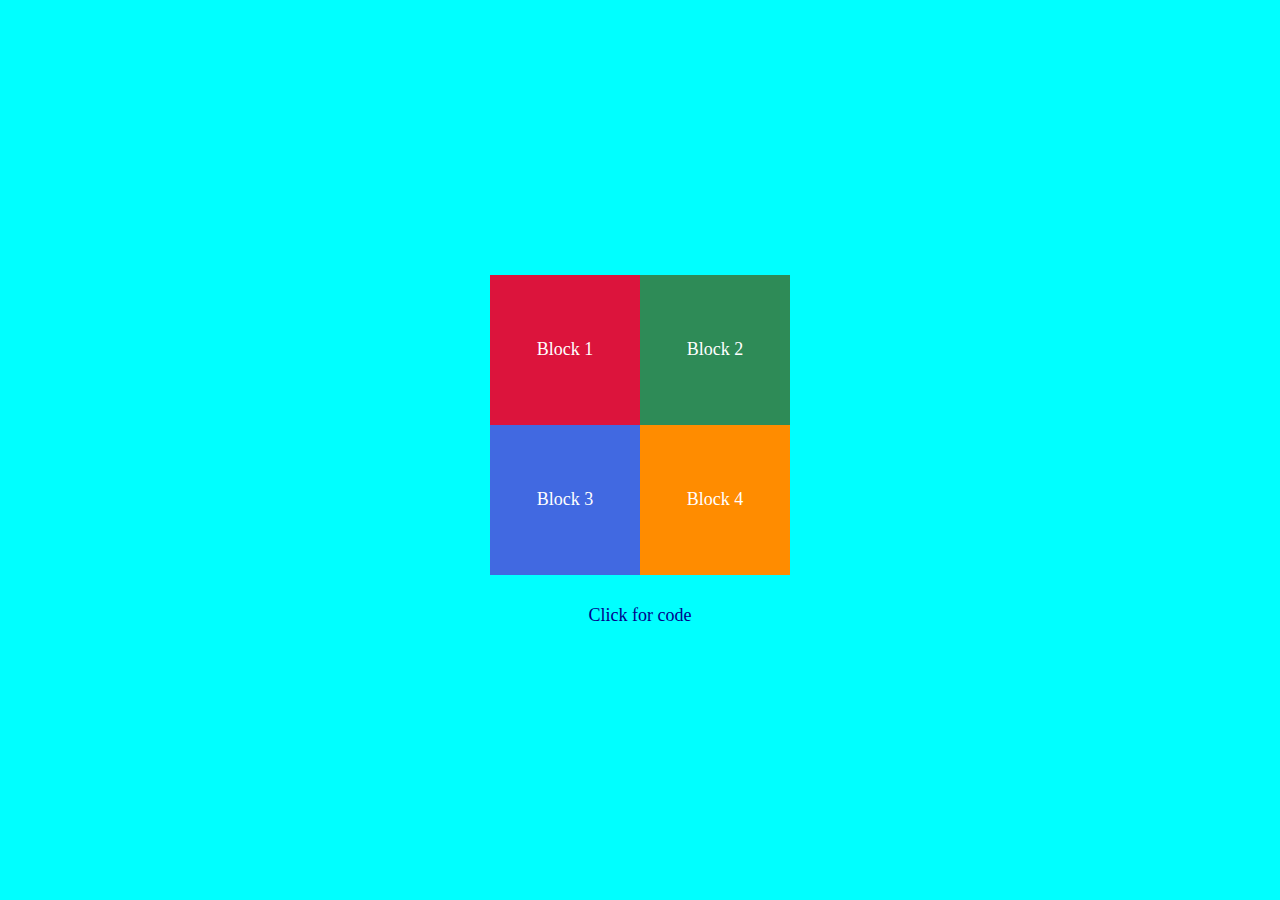
<file: Assignment/index.html>
<!DOCTYPE html>
<html lang="en">
<head>
    <meta charset="UTF-8">
    <title>Hover & Drag Blocks</title>
   <link rel="stylesheet" href="styles.css">
</head>
<body>
    <div class="main-container">
        <div class="container">
            <div class="block b1">Block 1</div>
            <div class="block b2">Block 2</div>
            <div class="block b3">Block 3</div>
            <div class="block b4">Block 4</div>
        </div>
        <div class="link-container">
            <a href="https://github.com/Saurrya/Web-Technology/tree/main/Assignment" target="_blank">Click for code</a>
        </div>
    </div>
    <script src="script.js"></script>
</body>
</html>
</file>
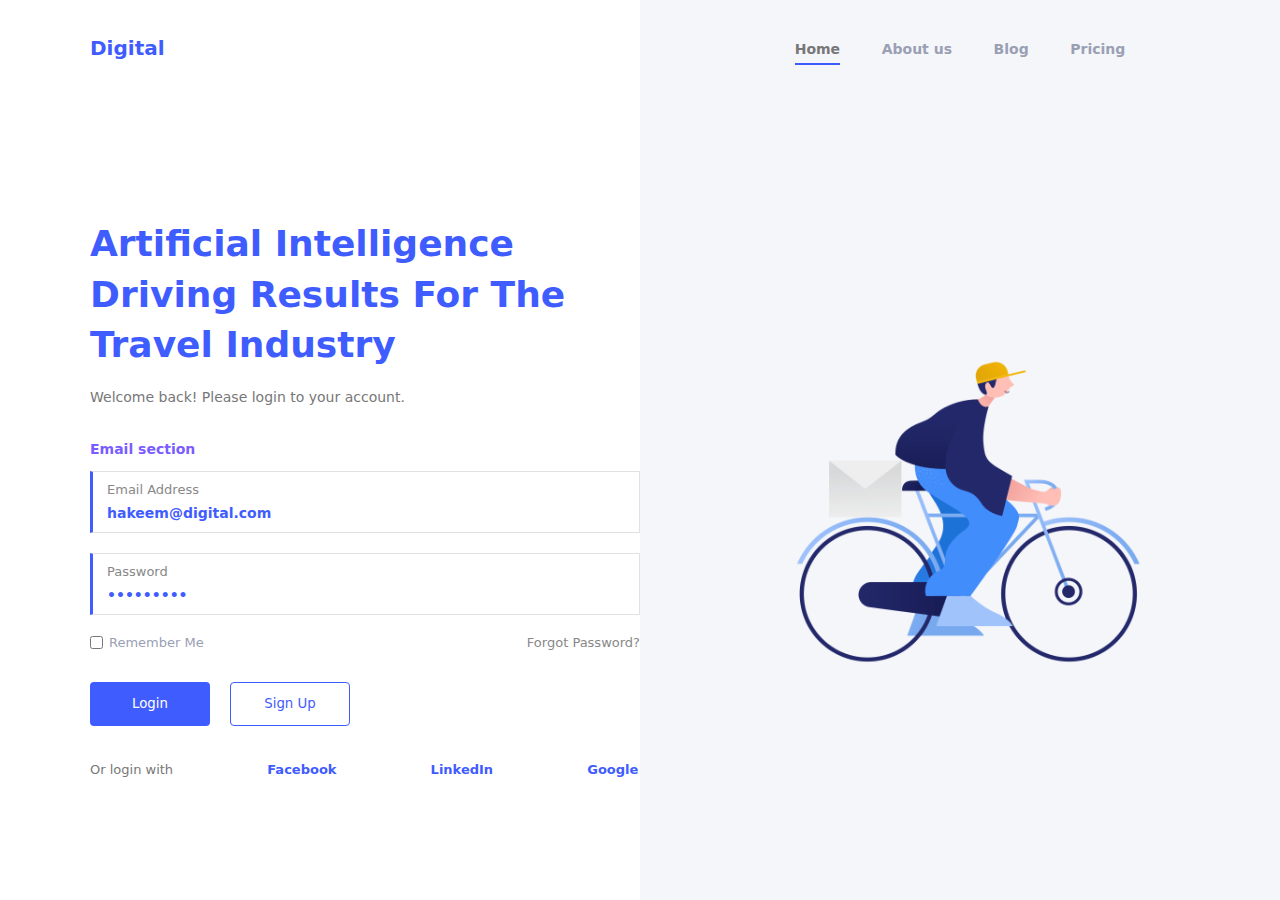
<file: loginpage/index.html>
<!DOCTYPE html>
<html lang="en">
<head>
    <meta charset="UTF-8">
    <meta name="viewport" content="width=device-width, initial-scale=1.0">
    <title>Digital Login</title>
    <link rel="stylesheet" href="style.css">
</head>
<body>
<header class="navbar">
    <div class="nav-left">
        <div class="logo">Digital</div>
    </div>

    <div class="nav-right">
        <nav>
            <a class="active">Home</a>
            <a>About us</a>
            <a>Blog</a>
            <a>Pricing</a>
        </nav>
    </div>
</header>
<main class="wrapper">
    <section class="content">
       <h1>
    Artificial Intelligence Driving 
    Results For The Travel Industry<br>
       </h1>
        <p class="desc">
            Welcome back! Please login to your account.
        </p>
        <form id="loginForm">
            <div class="email-section">
                 Email section
            </div>
            <div class="field">
                <span class="field-label">Email Address</span>
                <input type="email" value="hakeem@digital.com">
            </div>
            <div class="field">
                <span class="field-label">Password</span>
                <input type="password" value="*********">
            </div>
            <div class="meta">
                <label class="remember">
                    <input type="checkbox">
                    Remember Me
                </label>
                <a class="forgot">Forgot Password?</a>
            </div>
            <div class="actions">
                <button class="primary" type="submit">Login</button>
                <button class="secondary" type="button">Sign Up</button>
            </div>
        </form>
        <div class="social">
            <span>Or login with</span>
            <a>  Facebook</a>
            <a>  LinkedIn</a>
            <a>  Google</a>

        </div>
    </section>
    <section class="image">
        <img src="cycle.png" alt="Cycling Illustration">
    </section>
</main>
</body>
</html>
</file>
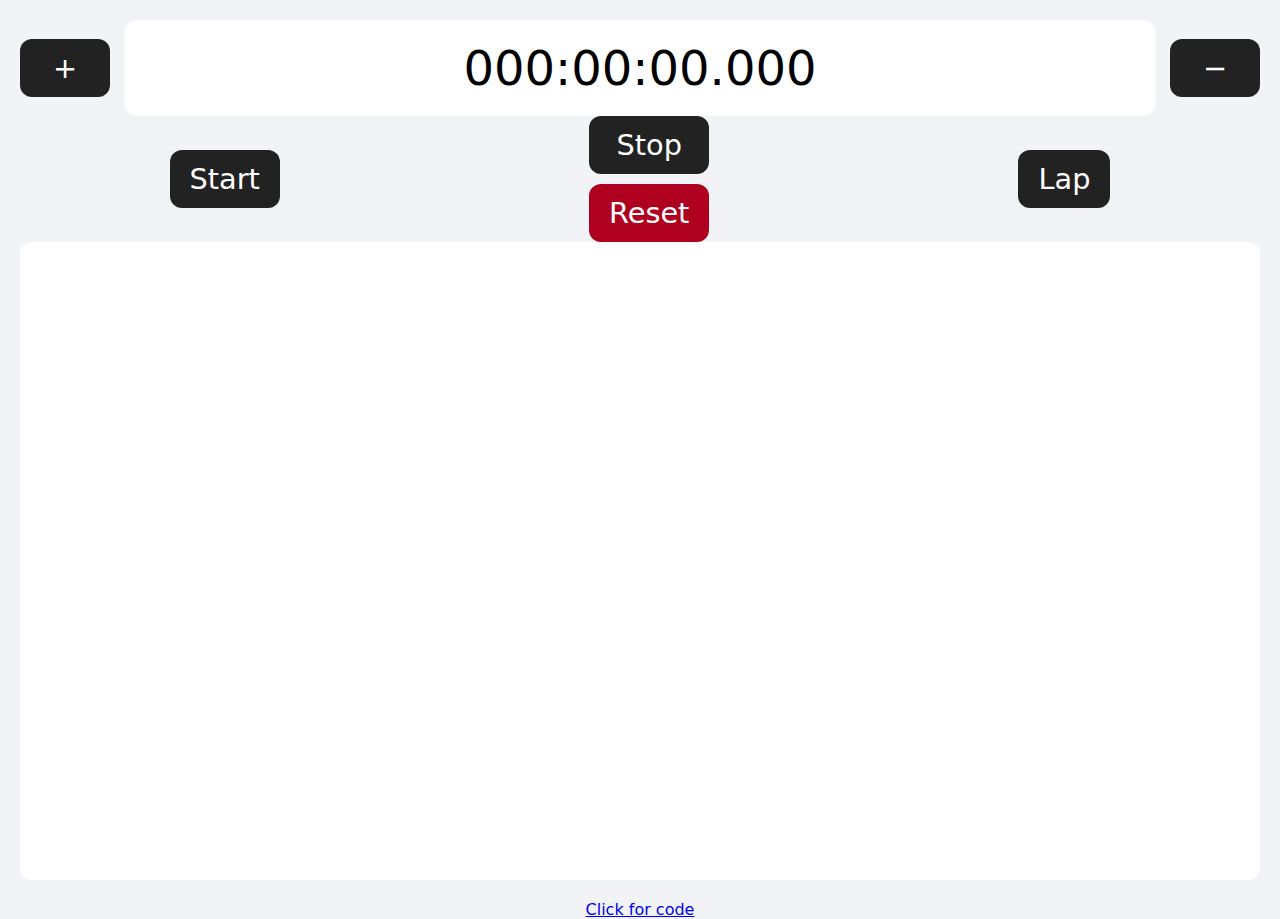
<file: stopwatch/index.html>
<!DOCTYPE html>
<html lang="en">
<head>
    <meta charset="UTF-8">
    <title>Fullscreen Timer</title>
    <meta name="viewport" content="width=device-width, initial-scale=1.0">
    <link rel="stylesheet" href="style.css">
</head>
<body>

<div class="container">

    <!-- Top row -->
    <div class="top">
        <button id="add" class="small-btn">+</button>
        <div id="display">000:00:00.000</div>
        <button id="sub" class="small-btn">−</button>
    </div>

    <!-- Middle row -->
    <div class="controls">
        <button id="start">Start</button>

        <div class="stop-reset">
            <button id="stop">Stop</button>
            <button id="reset" class="reset">Reset</button>
        </div>

        <button id="lap">Lap</button>
    </div>

    <!-- Bottom row -->
    <div class="laps" id="laps"></div>

</div>
     <div class="link-container">
            <a href="https://github.com/Saurrya/Web-Technology/tree/main/stopwatch" target="_blank">Click for code</a>
        </div>

<script src="script.js"></script>
</body>
</html>
</file>
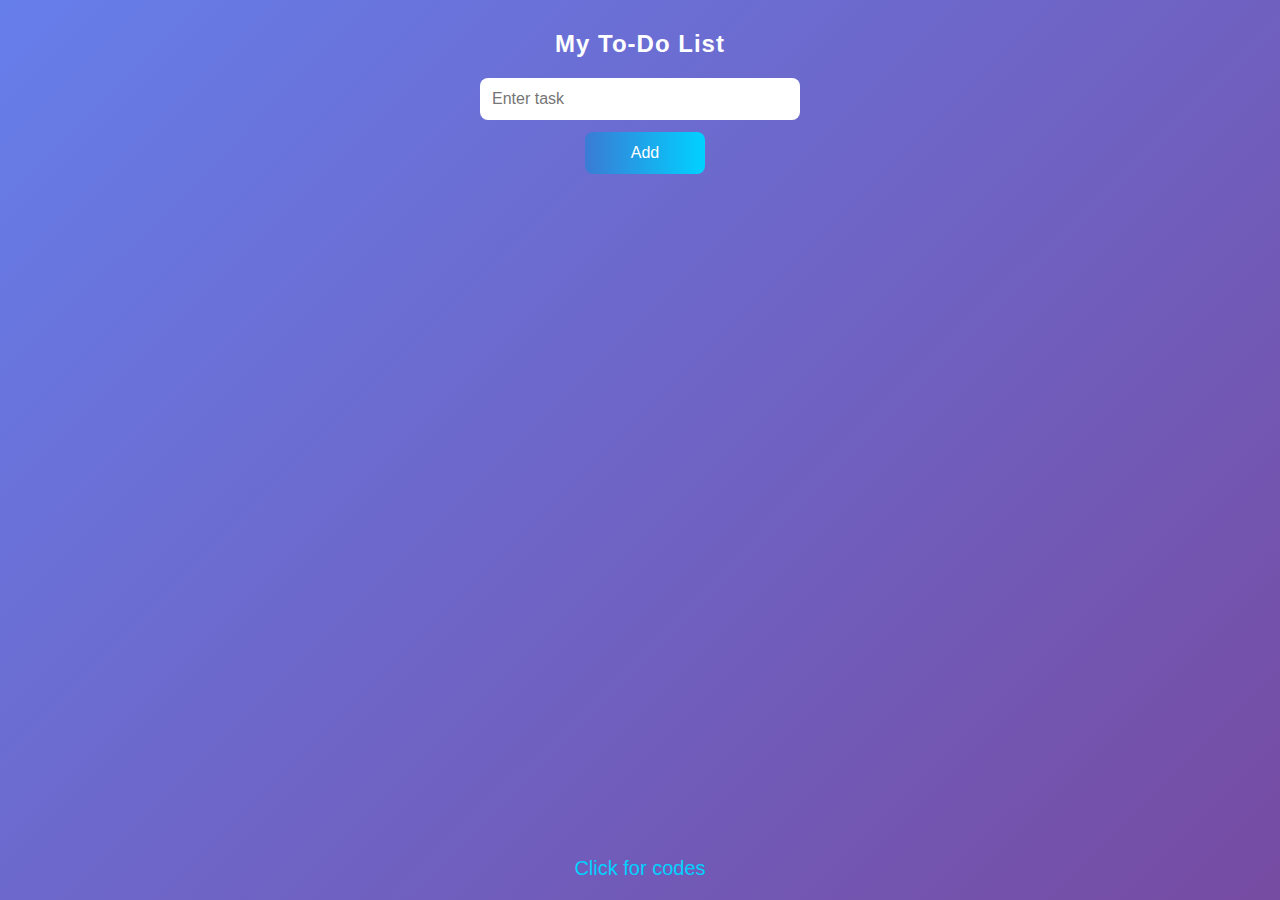
<file: todo/index.html>
<!DOCTYPE html>
<html lang="en">
<head>
    <meta charset="UTF-8">
    <meta name="viewport" content="width=device-width, initial-scale=1.0">
    <title>Todo</title>
      <link rel="stylesheet" href="style.css">
    <script src="https://code.jquery.com/jquery-3.7.1.min.js"></script>
</head>
<body>
<h2>My To-Do List</h2>
<input type="text" id="taskInput" placeholder="Enter task">
<button id="addTask">Add</button>
<ul id="taskList"></ul>
<footer class="footer">
    <div class="links">
        <a href="https://github.com/Saurrya/Web-Technology/tree/main/todo" target="_blank">Click for codes</a>
    </div>
</footer>

</body>
<script src="script.js"></script>
</html>
</file>
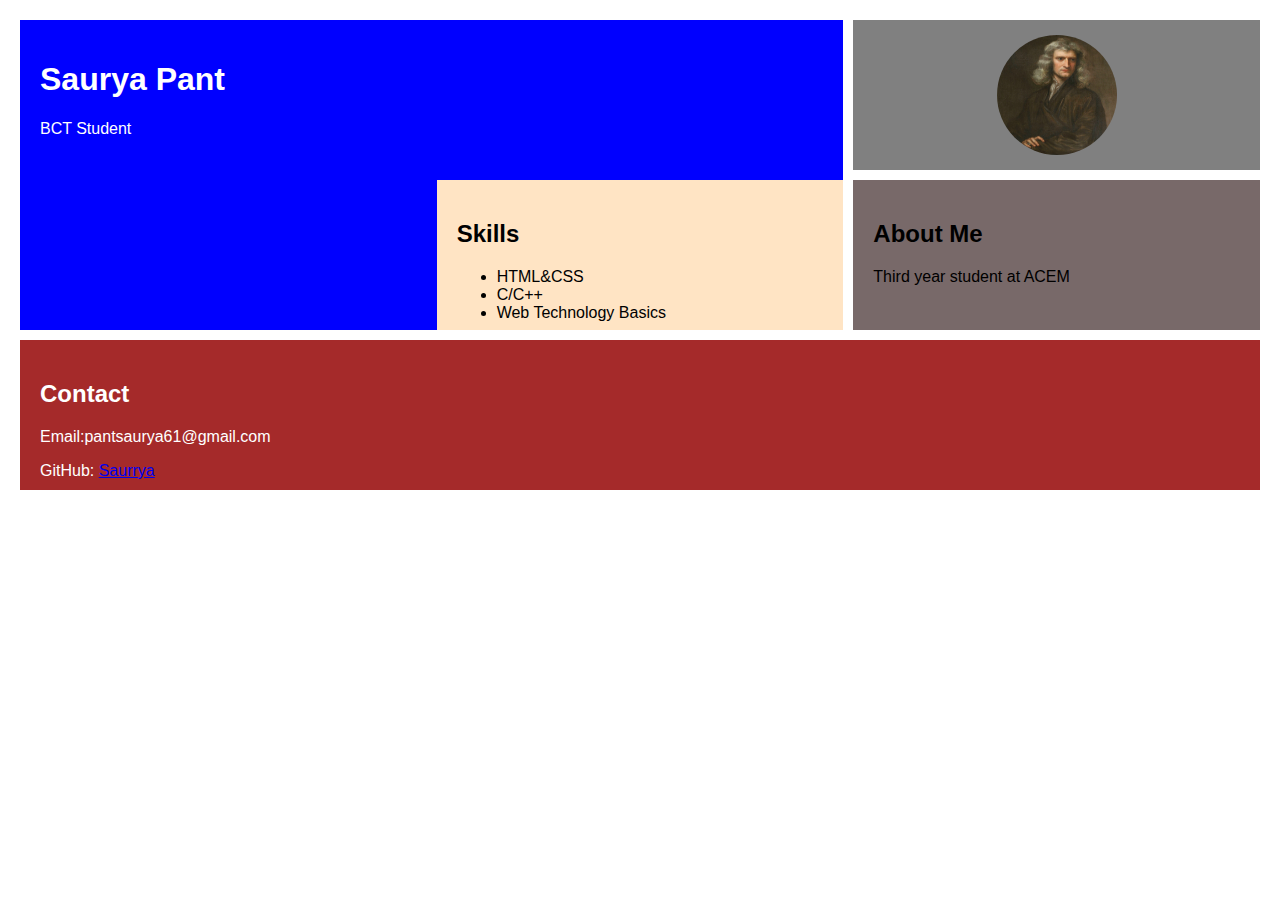
<file: web/index.html>
<!DOCTYPE html>
<html lang="en">
<head>
    <meta charset="UTF-8">
    <title>My CV</title>
    <link rel="stylesheet" href="style.css">
</head>
<body>
    <div class="container">
        <div class="item1">
            <h1>Saurya Pant</h1>
            <p>BCT Student</p>
        </div>
        <div class="photo">
            <img src="issac.jpg" alt="My Photo">
        </div>
        <div class="item4">
            <h2>About Me</h2>
            <p>Third year student at ACEM</p>
        </div>
        <div class="item3">
            <h2>Skills</h2>
            <ul>
                <li>HTML&CSS</li>
                <li>C/C++</li>
                <li>Web Technology Basics</li>
            </ul>
        </div>
        <div class="item2">
            <h2>Contact</h2>
            <p>Email:pantsaurya61@gmail.com</p>
            <p>GitHub: <a href="https://github.com/Saurrya" target="_blank">Saurrya</a></p>
        </div>
        </div>
    </div>
</body>
</html>
</file>
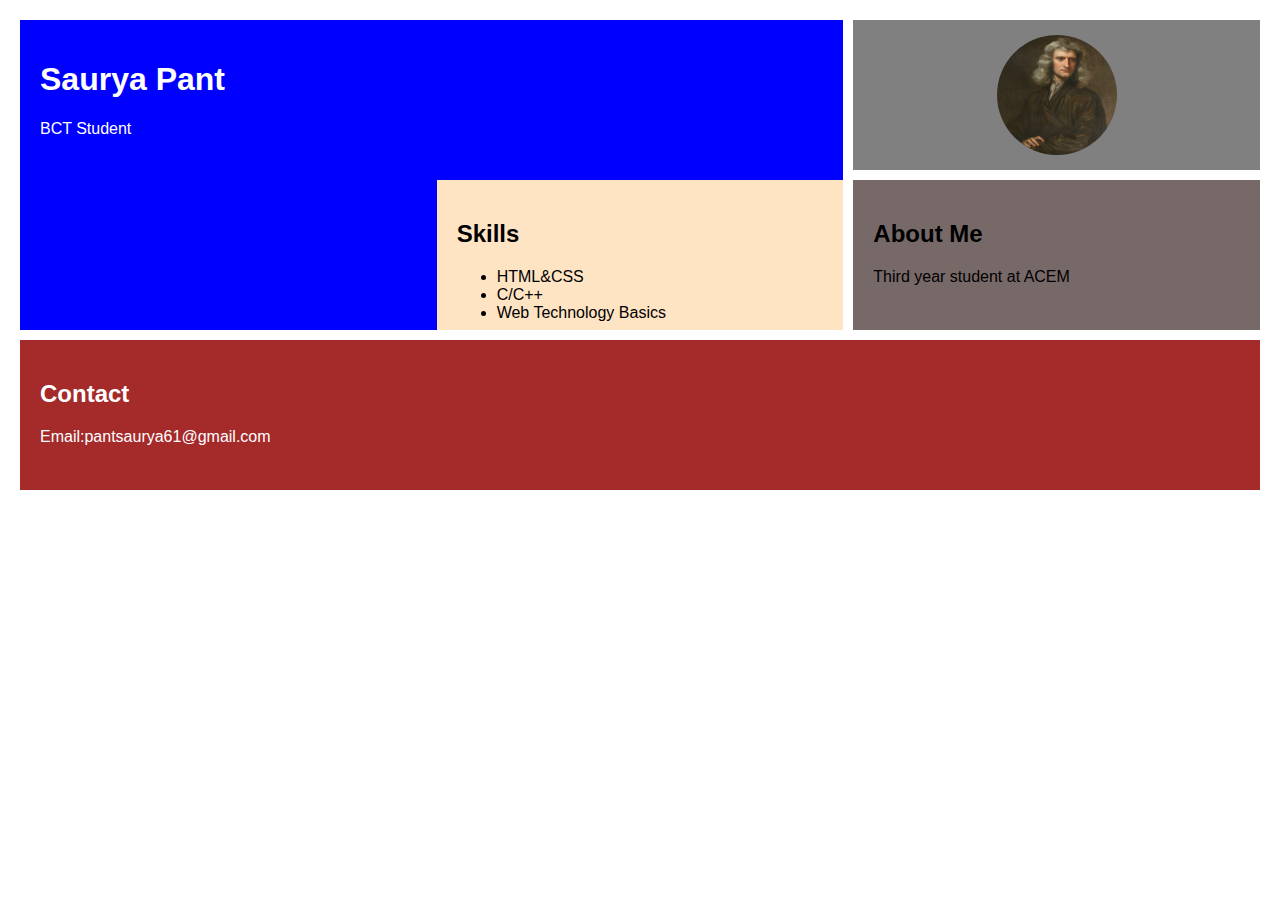
<file: web/mycv.html>
<!DOCTYPE html>
<html lang="en">
<head>
    <meta charset="UTF-8">
    <title>My CV</title>
    <link rel="stylesheet" href="style.css">
</head>
<body>
    <div class="container">
        <div class="item1">
            <h1>Saurya Pant</h1>
            <p>BCT Student</p>
        </div>
        <div class="photo">
            <img src="issac.jpg" alt="My Photo">
        </div>
        <div class="item4">
            <h2>About Me</h2>
            <p>Third year student at ACEM</p>
        </div>
        <div class="item3">
            <h2>Skills</h2>
            <ul>
                <li>HTML&CSS</li>
                <li>C/C++</li>
                <li>Web Technology Basics</li>
            </ul>
        </div>
        <div class="item2">
            <h2>Contact</h2>
            <p>Email:pantsaurya61@gmail.com</p>
        </div>
    </div>
</body>
</html>
</file>
<file: Assignment/styles.css>
* {
    box-sizing: border-box;
}
body {
    height: 100vh;
    display: flex;
    justify-content: center;
    align-items: center;
    margin: 0;
    background-color: aqua;
}
/* Grid container */
.container {
    display: grid;
    grid-template-columns: repeat(2, 150px);
    grid-template-rows: repeat(2, 150px);
    gap: 0px;
}
.block {
    display: flex;
    justify-content: center;
    align-items: center;
    font-size: 18px;
    color: white;
    cursor: pointer;
    transition: background-color 0.1s, color 0.1s;
}
/*Default colors*/
.b1 { background-color: crimson; }
.b2 { background-color: seagreen; }
.b3 { background-color: royalblue; }
.b4 { background-color: darkorange; }
/*hover color ho*/
.b1.hovered {
    background-color: blueviolet;
    color:black;
    cursor: crosshair; 
}
.b2.hovered {
    background-color: blue;
    color:brown;
    cursor: grab;
}
.b3.hovered {
    background-color: purple;
    color:yellowgreen;
    cursor:pointer;
}
.b4.hovered {
    background-color: brown;
    color:yellow;
    cursor:move;
}
.link-container {
    margin-top: 30px;       
    text-align: center;     
}
.link-container a {
    text-decoration: none;
    font-size: 18px;
    color: darkblue;
    transition: color 0.2s;
}
.link-container a:hover {
    color: crimson;
}
</file>
<file: loginpage/style.css>
* {
    margin: 0;
    padding: 0;
    box-sizing: border-box;
    font-family: Inter, system-ui, sans-serif;
}

body {
    background: #ffffff;
}
.navbar {
    display: grid;
    grid-template-columns: 1fr 1fr;
    height: 96px;
}
.nav-left {
    display: flex;
    align-items: center;
    padding-left: 90px;
    background: #ffffff;
    font-size:30;
}
.logo {
    color: #3f5cff;
    font-size: 20px;
    font-weight: 700;
}
.nav-right {
    display: flex;
    align-items: center;
    justify-content: center;
    background: #F5F6FA;
    font-weight: 600;
}
.nav-right nav a {
    margin: 0 18px;
    font-size: 14px;
    color: #9aa0b4;
    cursor: pointer;
}
.nav-right nav a.active {
    color: #777;
    border-bottom: 2px solid #3f5cff;
    padding-bottom: 6px;
}
.wrapper {
    display: grid;
    grid-template-columns: 1fr 1fr;
    height: calc(100vh - 96px);
}
.content {
    display: flex;
    flex-direction: column;
    justify-content: center;
    padding-left: 90px;
    max-width: 700px;
}
.content h1 {
    font-size: 36px;
    line-height: 1.4;
    color: #3f5cff;
    margin-bottom: 18px;
}
.desc {
    font-size: 14px;
    color: #777;
    margin-bottom: 36px;
}
.email-section {
    color: #7a5cff;
    font-size: 14px;
    margin-bottom: 14px;
    font-weight: 600;
}
.field {
    border: 1px solid #e1e1e1;
    border-left: 3px solid #3f5cff;
    padding: 10px 14px;
    margin-bottom: 20px;
}
.field-label {
    display: block;
    font-size: 13px;
    color: #888;
    margin-bottom: 6px;
}
.field input {
    border: none;
    outline: none;
    width: 100%;
    font-size: 14px;
    color: #3f5cff;
    font-weight: 600;
}
.meta {
    display: flex;
    justify-content: space-between;
    font-size: 13px;
    margin-bottom: 32px;
     color: #9aa0b4;
}
.remember {
    display: flex;
    align-items: center;
    gap: 6px;
}
.forgot {
    color: #888;
    text-decoration: none;
}
.actions {
    display: flex;
    gap: 20px;
}
.primary {
    width: 120px;
    height: 44px;
    background: #3f5cff;
    border: none;
    color: #fff;
    border-radius: 4px;
    cursor: pointer;
    transition: background 0.2s ease, transform 0.1s ease;
}
.primary:hover {
    background: #2f48ff;
    transform: translateY(-1px);
}
.secondary {
    width: 120px;
    height: 44px;
    background: transparent;
    border: 1px solid #3f5cff;
    color: #3f5cff;
    border-radius: 4px;
    cursor: pointer;
    transition: background 0.2s ease, color 0.2s ease;
}

.secondary:hover {
    background: #3f5cff;
    color: #ffffff;
}
.social {
    margin-top: 36px;
    font-size: 13px;
}
.social span {
    font-weight: 400;
    color: #777;
}
.social a {
    margin-left: 90px;
    font-weight: 600;
    color: #3f5cff;
    cursor: pointer;
    max-width: 900px;
    align-content:center;

}
.image {
    display: flex;
    align-items: center;
    justify-content: center;
    background: #F5F6FA;
}
.image img {
    width: 100%;
    max-width: 800px;
}
/* responsive banako */
@media (max-width: 900px) { 
    .wrapper {
        grid-template-columns: 1fr;
    }

    .image {
        order: -1;
        padding: 40px;
    }

    .content {
        padding: 40px;
    }
}
</file>
<file: stopwatch/style.css>
* {
    box-sizing: border-box;
    font-family: system-ui, sans-serif;
}

body {
    margin: 0;
    height: 100vh;
    background: #f1f3f6;
}

.container {
    height: 100vh;
    padding: 20px;
    display: flex;
    flex-direction: column;
    justify-content: space-between;
    align-items: center;
}
.top {
    width: 100%;
    display: flex;
    justify-content: space-between;
    align-items: center;
}

#display {
    flex: 1;
    margin: 0 15px;
    background: white;
    text-align: center;
    padding: 20px;
    font-size: clamp(1.5rem, 4vw, 3rem);
    border-radius: 12px;
}

button {
    border: none;
    border-radius: 12px;
    cursor: pointer;
    background: #222;
    color: white;
    font-size: clamp(1rem, 3vw, 1.8rem);
    padding: 12px 20px;
}

button:hover {
    background: #444;
}

.small-btn {
    width: clamp(60px, 10vw, 90px);
}
.controls {
    width: 100%;
    display: flex;
    justify-content: space-around;
    align-items: center;
    gap: 10px;
    flex-wrap: wrap;
}

.stop-reset {
    display: flex;
    flex-direction: column;
    gap: 10px;
}

.reset {
    background: #b00020;
}

.reset:hover {
    background: #d32f2f;
}

.laps {
    width: 100%;
    flex: 1;
    background: white;
    border-radius: 12px;
    padding: 15px;
    overflow-y: auto;
    font-size: clamp(0.9rem, 2.5vw, 1.2rem);
}
.link-container {
    width: 100%;
    display: flex;
    justify-content: center;
    gap: 0px;
    padding: 0px;
}
@media (max-width: 600px) {
    .controls {
        flex-direction: column;
    }

    .top {
        flex-direction: row;
    }
}
</file>
<file: todo/style.css>
* {
    box-sizing: border-box;
    font-family: "Segoe UI", Tahoma, Geneva, Verdana, sans-serif;
}
body {
    min-height: 100vh;
    margin: 0;
    background: linear-gradient(135deg, #667eea, #764ba2);
    display: flex;
    flex-direction: column;
    align-items: center;
}
h2 {
    margin-top: 30px;
    margin-bottom: 20px;
    color: white;
    text-align: center;
    letter-spacing: 1px;
}
#taskInput,
#addTask {
    margin-bottom: 12px;
}
#taskInput {
    width: 320px;
    padding: 12px;
    border-radius: 8px;
    border: none;
    outline: none;
    font-size: 16px;
}
#addTask {
    width: 120px;          
    padding: 12px;
    margin-left: 10px;
    border-radius: 8px;
    border: none;
    background: linear-gradient(to right, #3a7bd5, #00d2ff);
    color: white;
    font-size: 16px;
    cursor: pointer;
    transition: transform 0.2s ease, box-shadow 0.2s ease;
}

#addTask:hover {
    transform: translateY(-2px);
    box-shadow: 0 6px 15px rgba(0, 0, 0, 0.25);
}
#taskList {
    list-style: none;
    padding: 0;
    margin-top: 15px;
    width: 450px;
}
#taskList li {
    background: rgba(255, 255, 255, 0.95);
    margin-bottom: 10px;
    padding: 12px 14px;
    border-radius: 8px;

    display: flex;
    justify-content: space-between;
    align-items: center;

    animation: fadeIn 0.3s ease;
}
#taskList li button {
    background: #ff4d4d;
    border: none;
    color: white;
    font-weight: bold;
    width: 28px;
    height: 28px;
    border-radius: 50%;
    cursor: pointer;
    transition: transform 0.2s ease, background 0.2s ease;
}

#taskList li button:hover {
    background: #e60000;
    transform: scale(1.1);
}
@keyframes fadeIn {
    from {
        opacity: 0;
        transform: translateY(6px);
    }
    to {
        opacity: 1;
        transform: translateY(0);
    }
}
@media (max-width: 500px) {
    #taskInput {
        width: 240px;
    }

    #taskList {
        width: 90%;
    }
}
.footer {
    margin-top: auto;          
    width: 100%;
    text-align: center;
    padding: 20px 0;
}
.footer .links a {
    color: #00d2ff;
    margin: 0 12px;
    text-decoration: none;
    font-size: 20px;
    transition: color 0.2s ease, text-shadow 0.2s ease;
}

.footer .links a:hover {
    color: #ffffff;
    text-shadow: 0 0 6px rgba(255, 255, 255, 0.6);
}
</file>
<file: web/style.css>
body {
    font-family:Arial;
    background-color:white;
    margin:0;
    padding:20px;
}
.container {
    display:grid;
    grid-template-rows:150px 150px 150px;
    grid-template-columns:1fr 1fr 1fr;
    gap:10px;
}
.item1 {
    grid-row:1/3;
    grid-column:1/3;
    background-color:blue;
    color:white;
    padding:20px;
}
.photo {
    grid-row:1/2;
    grid-column:3/4;
    background-color:grey;
    display:flex;
    justify-content:center;
    align-items:center;
}
.photo img {
    width:120px;
    height:120px;
    border-radius:50%; /* circular banaucha*/
}
.item3 {
    grid-row:2/3;
    grid-column:2/3;
    background-color:bisque;
    padding:20px;
}
.item2 {
    grid-row:3/4;
    grid-column:1/4;
    background-color:brown;
    color:white;
    padding:20px;
}
.item4 {
    grid-row:2/3;
    grid-column:3/4;
    background-color:rgb(120, 105, 105);
    padding:20px;
}

@media (max-width: 900px) {
    .container {
        grid-template-columns: 1fr;
        grid-template-rows: auto;
    }
} /*flexbox ko lagi arkai huncha
</file>
